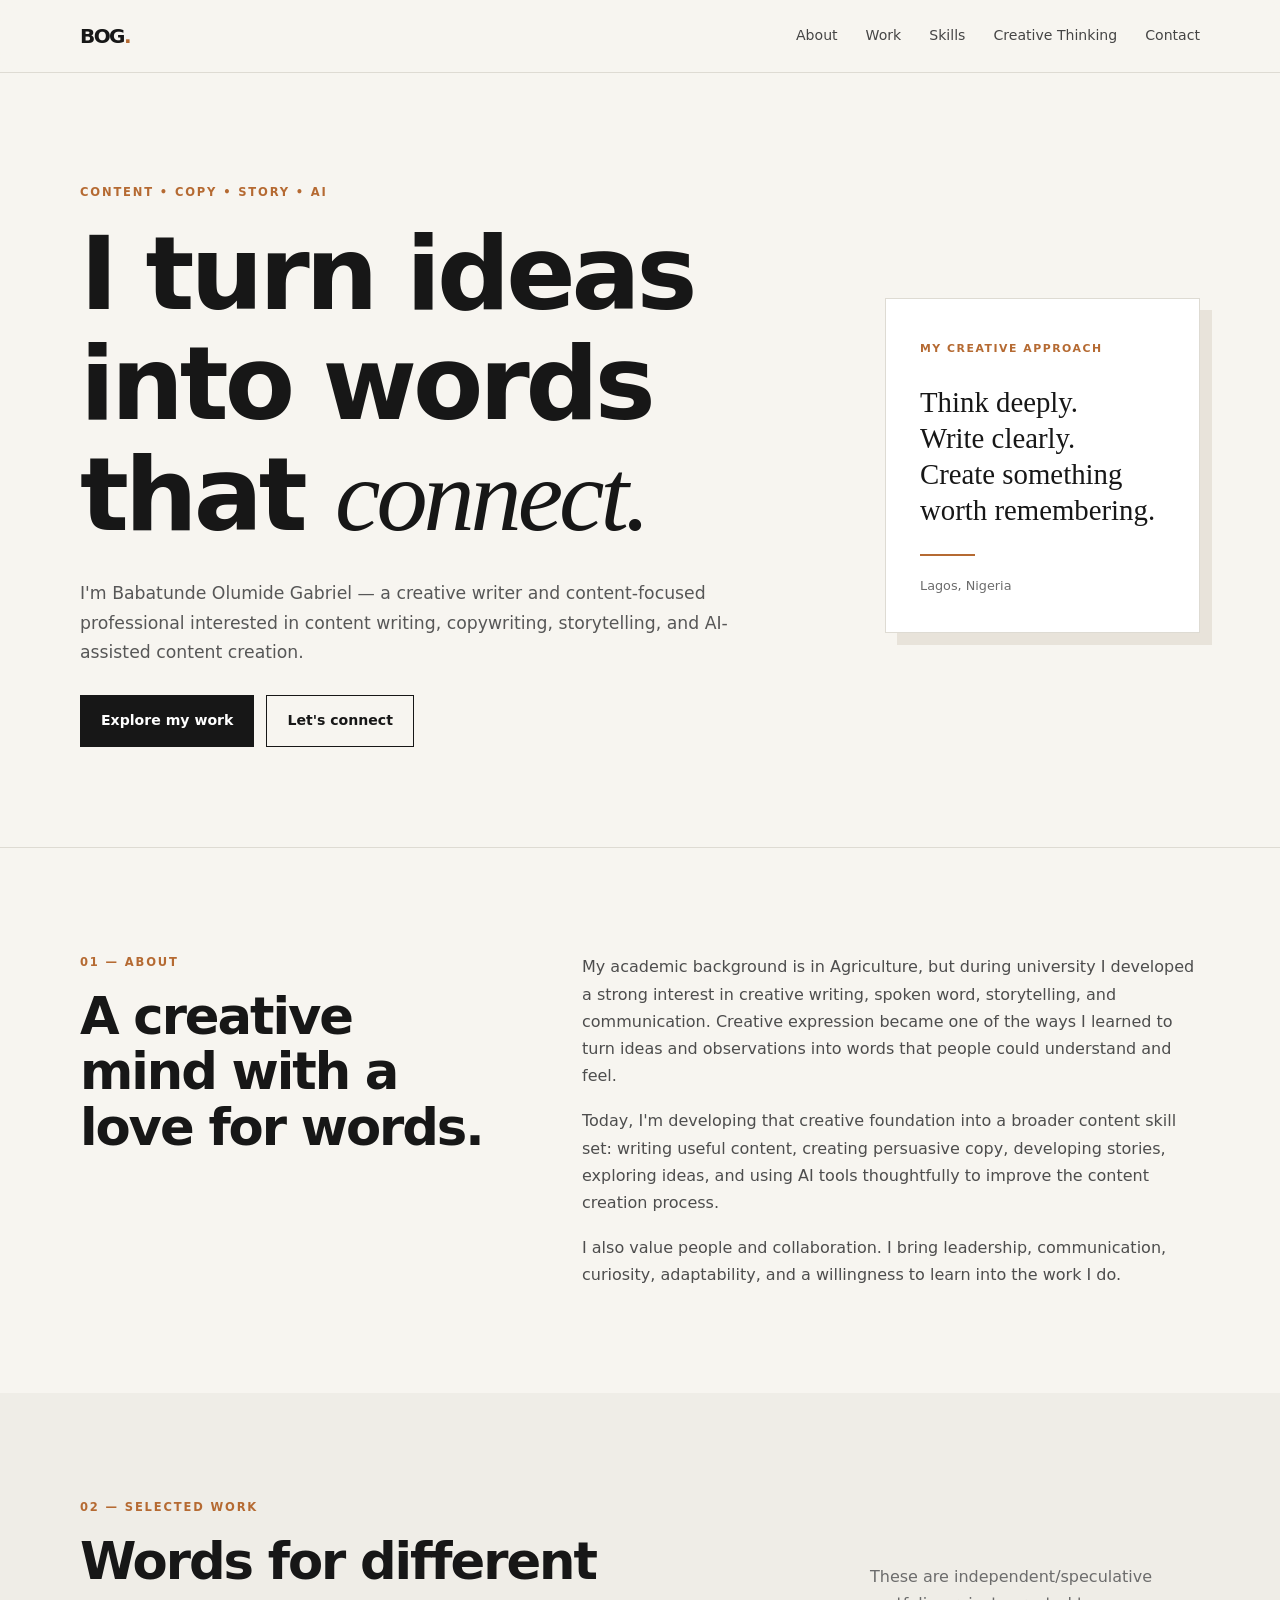
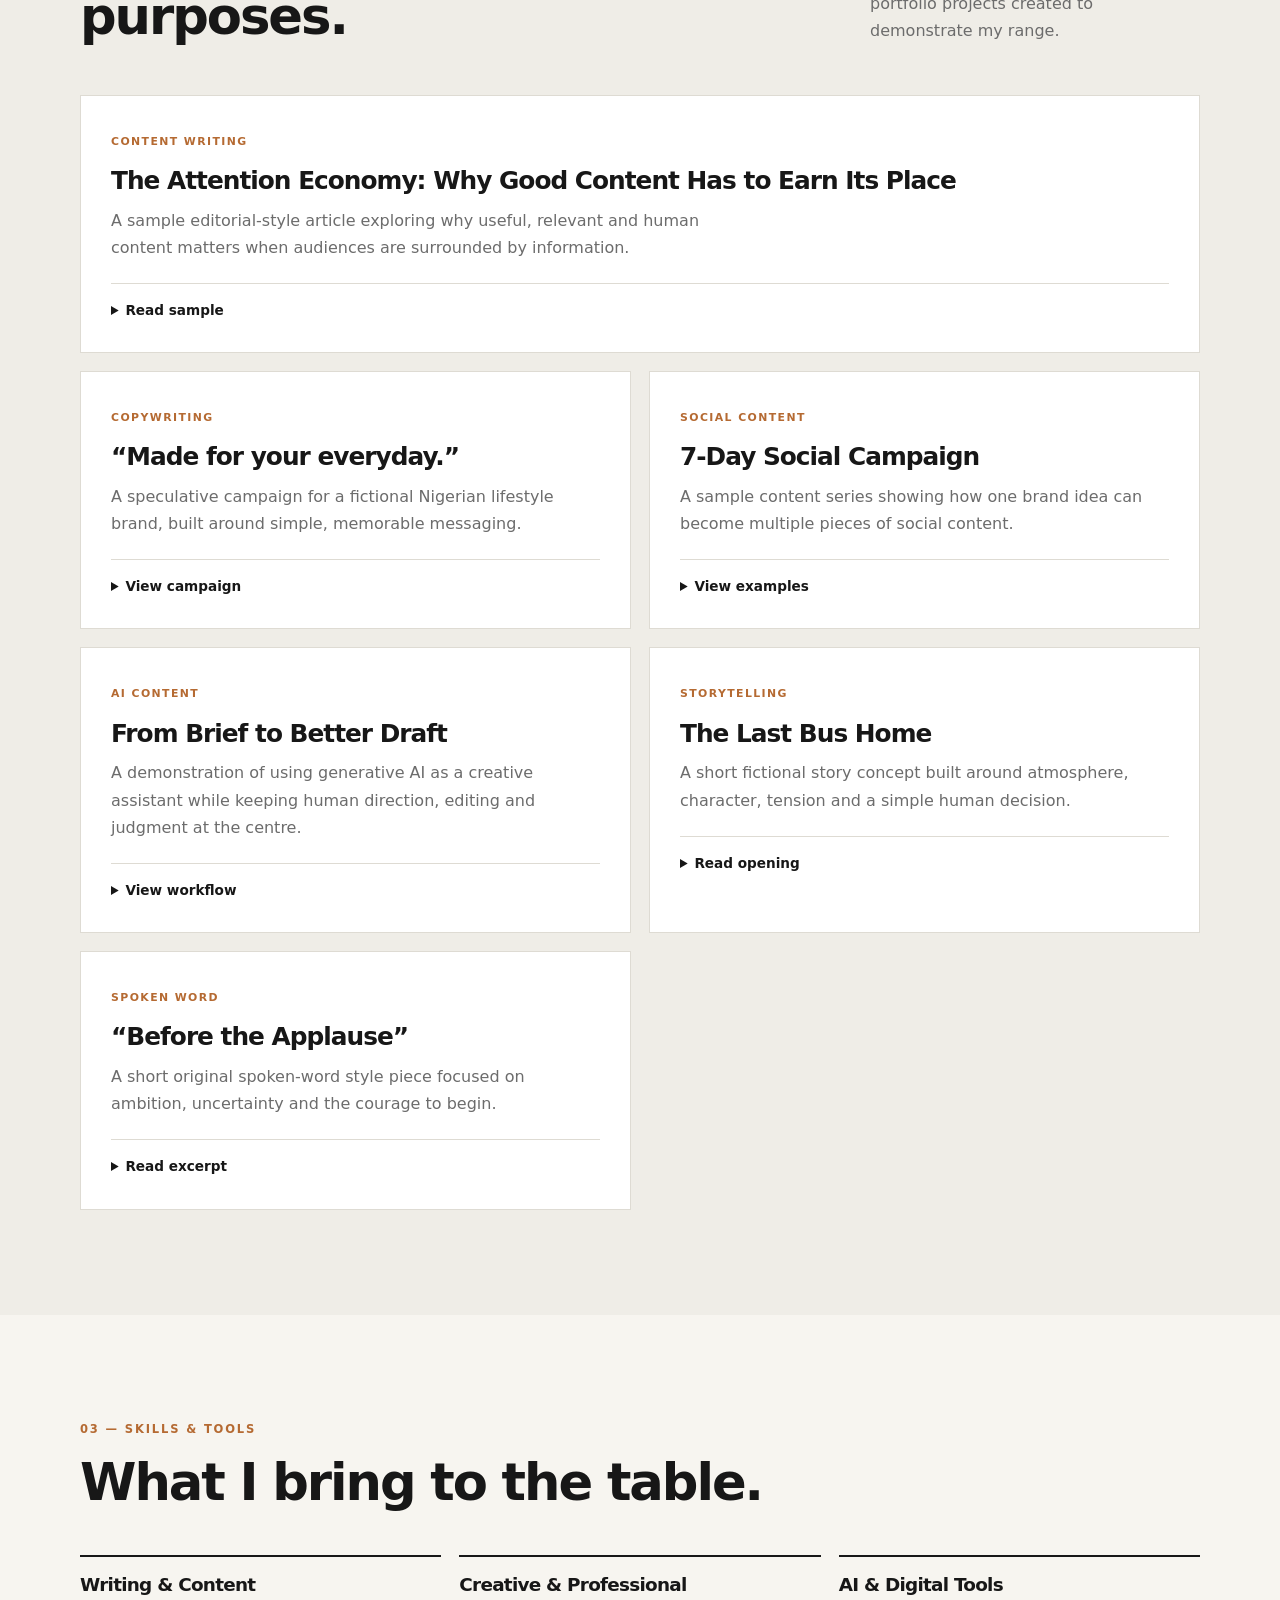
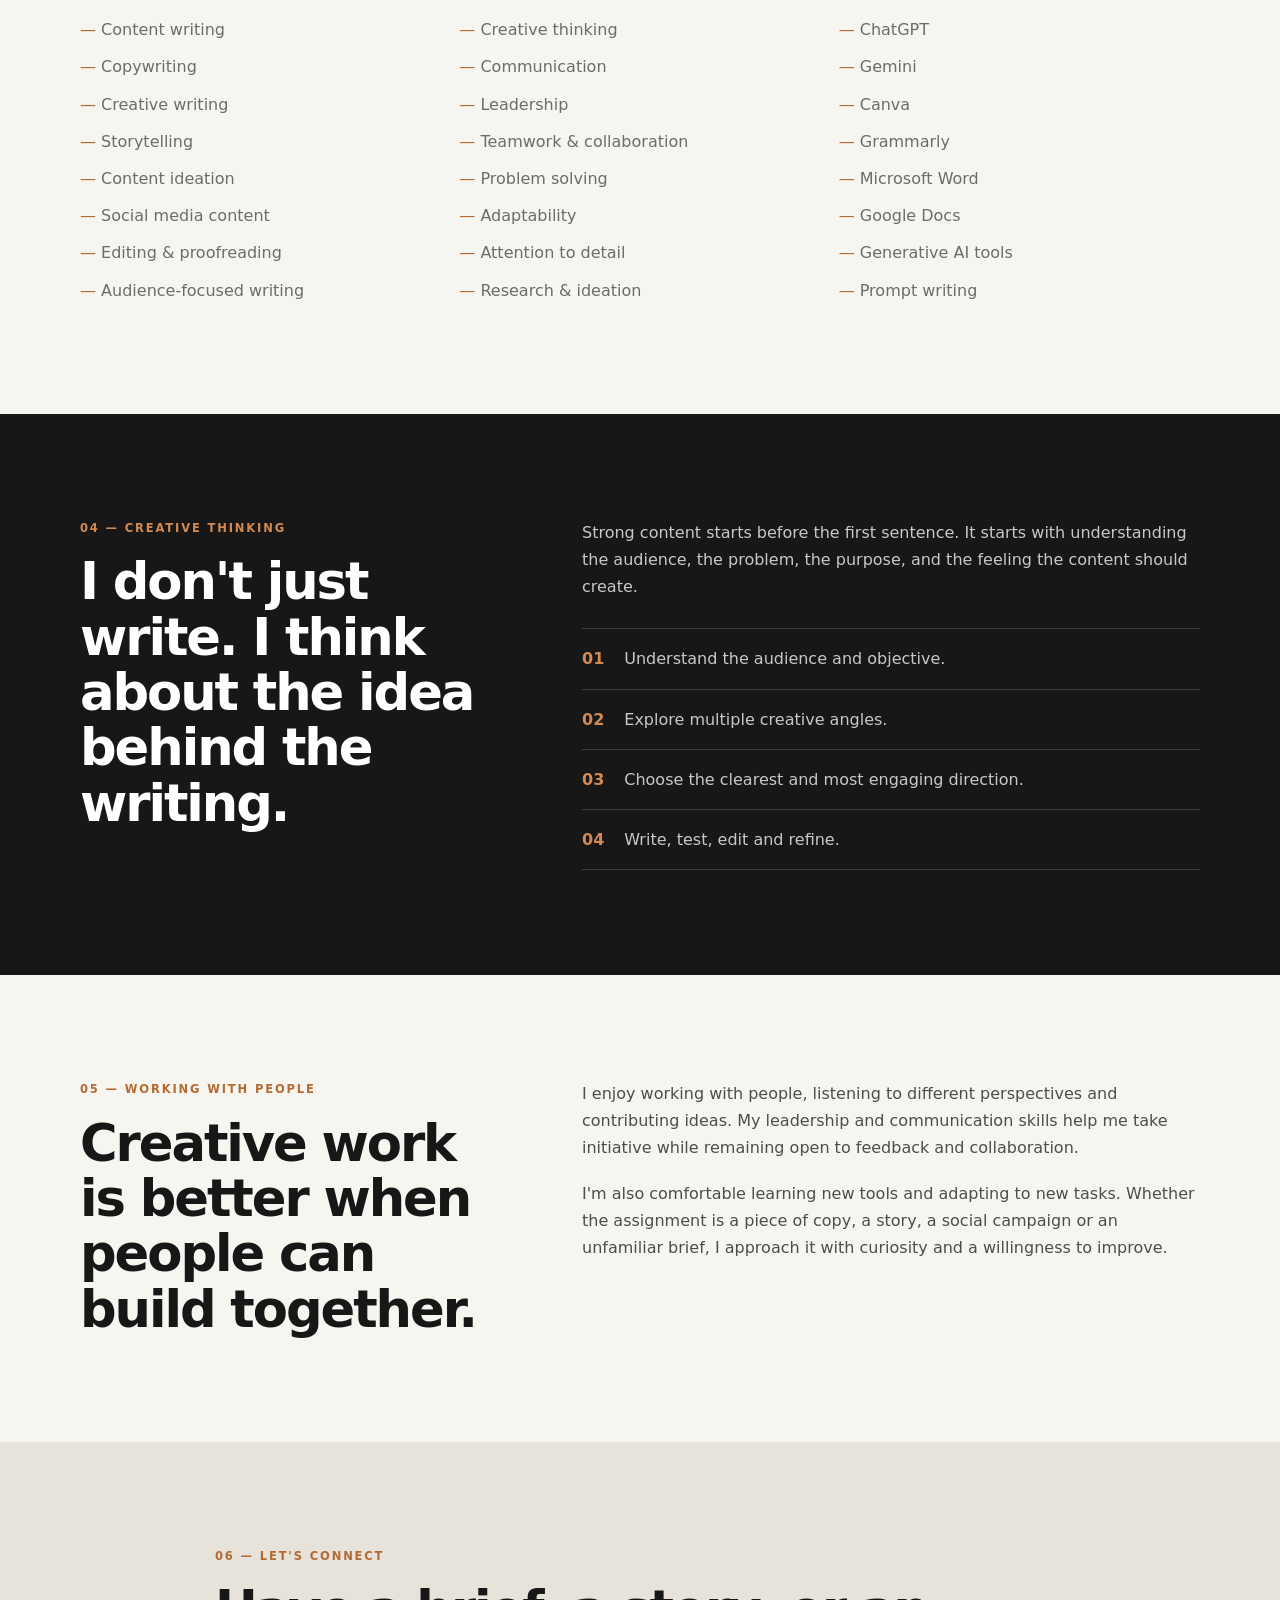
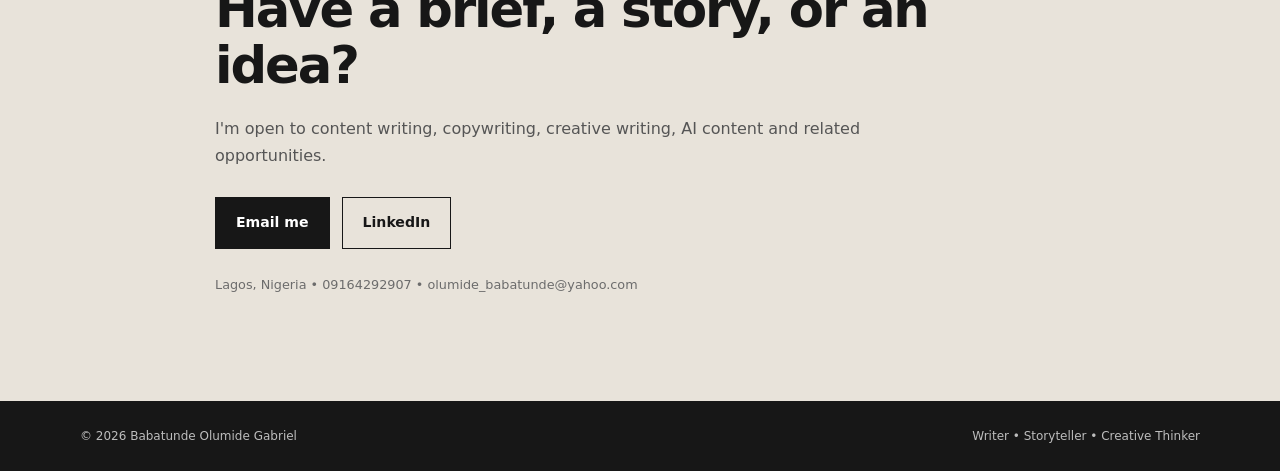
<file: index.html>
<!DOCTYPE html>
<html lang="en">
<head>
  <meta charset="UTF-8">
  <meta name="viewport" content="width=device-width, initial-scale=1.0">
  <meta name="description" content="Portfolio of Babatunde Olumide Gabriel — content writer, copywriter, creative writer and AI content creator.">
  <title>Babatunde Olumide Gabriel | Writer & Creative Content Creator</title>
  <link rel="stylesheet" href="style.css">
</head>
<body>
  <header class="site-header">
    <nav class="nav container">
      <a class="brand" href="#home">BOG<span>.</span></a>
      <button class="menu-toggle" aria-label="Open menu" aria-expanded="false">☰</button>
      <div class="nav-links">
        <a href="#about">About</a>
        <a href="#work">Work</a>
        <a href="#skills">Skills</a>
        <a href="#creative">Creative Thinking</a>
        <a href="#contact">Contact</a>
      </div>
    </nav>
  </header>

  <main>
    <section id="home" class="hero">
      <div class="container hero-grid">
        <div>
          <p class="eyebrow">CONTENT • COPY • STORY • AI</p>
          <h1>I turn ideas into words that <em>connect.</em></h1>
          <p class="hero-text">
            I'm Babatunde Olumide Gabriel — a creative writer and content-focused professional
            interested in content writing, copywriting, storytelling, and AI-assisted content creation.
          </p>
          <div class="hero-actions">
            <a class="button primary" href="#work">Explore my work</a>
            <a class="button secondary" href="#contact">Let's connect</a>
          </div>
        </div>
        <div class="hero-card">
          <span class="card-label">MY CREATIVE APPROACH</span>
          <p>Think deeply.<br>Write clearly.<br>Create something worth remembering.</p>
          <div class="mini-line"></div>
          <span>Lagos, Nigeria</span>
        </div>
      </div>
    </section>

    <section id="about" class="section">
      <div class="container two-col">
        <div>
          <p class="eyebrow">01 — ABOUT</p>
          <h2>A creative mind with a love for words.</h2>
        </div>
        <div class="body-copy">
          <p>
            My academic background is in Agriculture, but during university I developed a strong
            interest in creative writing, spoken word, storytelling, and communication. Creative
            expression became one of the ways I learned to turn ideas and observations into words
            that people could understand and feel.
          </p>
          <p>
            Today, I'm developing that creative foundation into a broader content skill set:
            writing useful content, creating persuasive copy, developing stories, exploring ideas,
            and using AI tools thoughtfully to improve the content creation process.
          </p>
          <p>
            I also value people and collaboration. I bring leadership, communication, curiosity,
            adaptability, and a willingness to learn into the work I do.
          </p>
        </div>
      </div>
    </section>

    <section id="work" class="section section-alt">
      <div class="container">
        <div class="section-heading">
          <div>
            <p class="eyebrow">02 — SELECTED WORK</p>
            <h2>Words for different purposes.</h2>
          </div>
          <p>These are independent/speculative portfolio projects created to demonstrate my range.</p>
        </div>

        <div class="project-grid">
          <article class="project featured">
            <span class="project-type">CONTENT WRITING</span>
            <h3>The Attention Economy: Why Good Content Has to Earn Its Place</h3>
            <p>
              A sample editorial-style article exploring why useful, relevant and human content
              matters when audiences are surrounded by information.
            </p>
            <details>
              <summary>Read sample</summary>
              <div class="sample">
                <p>Every day, people scroll past more information than they can possibly remember.
                The challenge for a writer is no longer simply getting words onto a page. The challenge
                is giving someone a reason to stop.</p>
                <p>Good content begins with attention, but it cannot end there. A strong piece should
                answer a question, solve a problem, change a perspective, or make the reader feel
                understood. That is what turns content from noise into something useful.</p>
                <p>The best writers therefore think beyond the sentence. They think about the person
                reading it: What do they need? What do they already know? What would make this worth
                their time? Once those questions are clear, the writing becomes clearer too.</p>
              </div>
            </details>
          </article>

          <article class="project">
            <span class="project-type">COPYWRITING</span>
            <h3>“Made for your everyday.”</h3>
            <p>
              A speculative campaign for a fictional Nigerian lifestyle brand, built around simple,
              memorable messaging.
            </p>
            <details>
              <summary>View campaign</summary>
              <div class="sample">
                <p><strong>Headline:</strong> Your everyday deserves better.</p>
                <p><strong>Body copy:</strong> The little things become the things you live with.
                Choose products designed to fit your routine, look good doing it, and make everyday
                moments feel a little more intentional.</p>
                <p><strong>CTA:</strong> Discover your everyday.</p>
              </div>
            </details>
          </article>

          <article class="project">
            <span class="project-type">SOCIAL CONTENT</span>
            <h3>7-Day Social Campaign</h3>
            <p>
              A sample content series showing how one brand idea can become multiple pieces of
              social content.
            </p>
            <details>
              <summary>View examples</summary>
              <div class="sample">
                <p><strong>Day 1 — Hook:</strong> “What if your routine actually worked for you?”</p>
                <p><strong>Day 3 — Story:</strong> A short customer-focused post built around a
                relatable everyday problem.</p>
                <p><strong>Day 5 — Education:</strong> Three practical tips connected to the brand's
                product category.</p>
                <p><strong>Day 7 — CTA:</strong> A concise invitation to explore the product and
                start a better routine.</p>
              </div>
            </details>
          </article>

          <article class="project">
            <span class="project-type">AI CONTENT</span>
            <h3>From Brief to Better Draft</h3>
            <p>
              A demonstration of using generative AI as a creative assistant while keeping human
              direction, editing and judgment at the centre.
            </p>
            <details>
              <summary>View workflow</summary>
              <div class="sample">
                <p><strong>Brief:</strong> Create an engaging social post for a fictional learning
                platform targeting young adults.</p>
                <p><strong>Process:</strong> Define audience → develop angles → prompt AI for
                variations → compare drafts → rewrite for natural voice → proofread → finalize.</p>
                <p><strong>Principle:</strong> AI helps accelerate ideas and iterations; the final
                content still needs human judgment, context, accuracy and editing.</p>
              </div>
            </details>
          </article>

          <article class="project">
            <span class="project-type">STORYTELLING</span>
            <h3>The Last Bus Home</h3>
            <p>
              A short fictional story concept built around atmosphere, character, tension and a
              simple human decision.
            </p>
            <details>
              <summary>Read opening</summary>
              <div class="sample">
                <p>The bus was already moving when Daniel realized he had left his phone behind.</p>
                <p>He looked through the window at the shrinking street, then at the empty seat beside
                him. There was still time to get off at the next stop. But the message on the phone
                was the reason he had been rushing home in the first place.</p>
                <p>For the first time that evening, Daniel stopped thinking about what he had lost
                and started thinking about what he might still be able to save.</p>
              </div>
            </details>
          </article>

          <article class="project">
            <span class="project-type">SPOKEN WORD</span>
            <h3>“Before the Applause”</h3>
            <p>
              A short original spoken-word style piece focused on ambition, uncertainty and the
              courage to begin.
            </p>
            <details>
              <summary>Read excerpt</summary>
              <div class="sample">
                <p>
                  Before the applause,<br>
                  there is the quiet decision.<br>
                  Before anyone calls your name,<br>
                  there is the moment you decide to answer your own.
                </p>
                <p>
                  Not every beginning looks like a beginning.<br>
                  Sometimes it looks like doubt,<br>
                  a blank page,<br>
                  or one more attempt after the last one failed.
                </p>
              </div>
            </details>
          </article>
        </div>
      </div>
    </section>

    <section id="skills" class="section">
      <div class="container">
        <p class="eyebrow">03 — SKILLS & TOOLS</p>
        <h2>What I bring to the table.</h2>
        <div class="skills-layout">
          <div class="skill-group">
            <h3>Writing & Content</h3>
            <ul>
              <li>Content writing</li>
              <li>Copywriting</li>
              <li>Creative writing</li>
              <li>Storytelling</li>
              <li>Content ideation</li>
              <li>Social media content</li>
              <li>Editing & proofreading</li>
              <li>Audience-focused writing</li>
            </ul>
          </div>
          <div class="skill-group">
            <h3>Creative & Professional</h3>
            <ul>
              <li>Creative thinking</li>
              <li>Communication</li>
              <li>Leadership</li>
              <li>Teamwork & collaboration</li>
              <li>Problem solving</li>
              <li>Adaptability</li>
              <li>Attention to detail</li>
              <li>Research & ideation</li>
            </ul>
          </div>
          <div class="skill-group">
            <h3>AI & Digital Tools</h3>
            <ul>
              <li>ChatGPT</li>
              <li>Gemini</li>
              <li>Canva</li>
              <li>Grammarly</li>
              <li>Microsoft Word</li>
              <li>Google Docs</li>
              <li>Generative AI tools</li>
              <li>Prompt writing</li>
            </ul>
          </div>
        </div>
      </div>
    </section>

    <section id="creative" class="section dark-section">
      <div class="container two-col">
        <div>
          <p class="eyebrow">04 — CREATIVE THINKING</p>
          <h2>I don't just write. I think about the idea behind the writing.</h2>
        </div>
        <div class="body-copy">
          <p>
            Strong content starts before the first sentence. It starts with understanding the audience,
            the problem, the purpose, and the feeling the content should create.
          </p>
          <div class="thinking-list">
            <div><strong>01</strong><span>Understand the audience and objective.</span></div>
            <div><strong>02</strong><span>Explore multiple creative angles.</span></div>
            <div><strong>03</strong><span>Choose the clearest and most engaging direction.</span></div>
            <div><strong>04</strong><span>Write, test, edit and refine.</span></div>
          </div>
        </div>
      </div>
    </section>

    <section class="section">
      <div class="container two-col">
        <div>
          <p class="eyebrow">05 — WORKING WITH PEOPLE</p>
          <h2>Creative work is better when people can build together.</h2>
        </div>
        <div class="body-copy">
          <p>
            I enjoy working with people, listening to different perspectives and contributing ideas.
            My leadership and communication skills help me take initiative while remaining open to
            feedback and collaboration.
          </p>
          <p>
            I'm also comfortable learning new tools and adapting to new tasks. Whether the assignment
            is a piece of copy, a story, a social campaign or an unfamiliar brief, I approach it with
            curiosity and a willingness to improve.
          </p>
        </div>
      </div>
    </section>

    <section id="contact" class="section contact-section">
      <div class="container contact-box">
        <p class="eyebrow">06 — LET'S CONNECT</p>
        <h2>Have a brief, a story, or an idea?</h2>
        <p>I'm open to content writing, copywriting, creative writing, AI content and related opportunities.</p>
        <div class="contact-links">
          <a class="button primary" href="mailto:olumide_babatunde@yahoo.com">Email me</a>
          <a class="button secondary" href="https://www.linkedin.com/in/olumide-babatunde-8604513b8/" target="_blank" rel="noopener">LinkedIn</a>
        </div>
        <p class="contact-small">Lagos, Nigeria • 09164292907 • olumide_babatunde@yahoo.com</p>
      </div>
    </section>
  </main>

  <footer>
    <div class="container footer-inner">
      <span>© 2026 Babatunde Olumide Gabriel</span>
      <span>Writer • Storyteller • Creative Thinker</span>
    </div>
  </footer>

  <script src="script.js"></script>
</body>
</html>
</file>
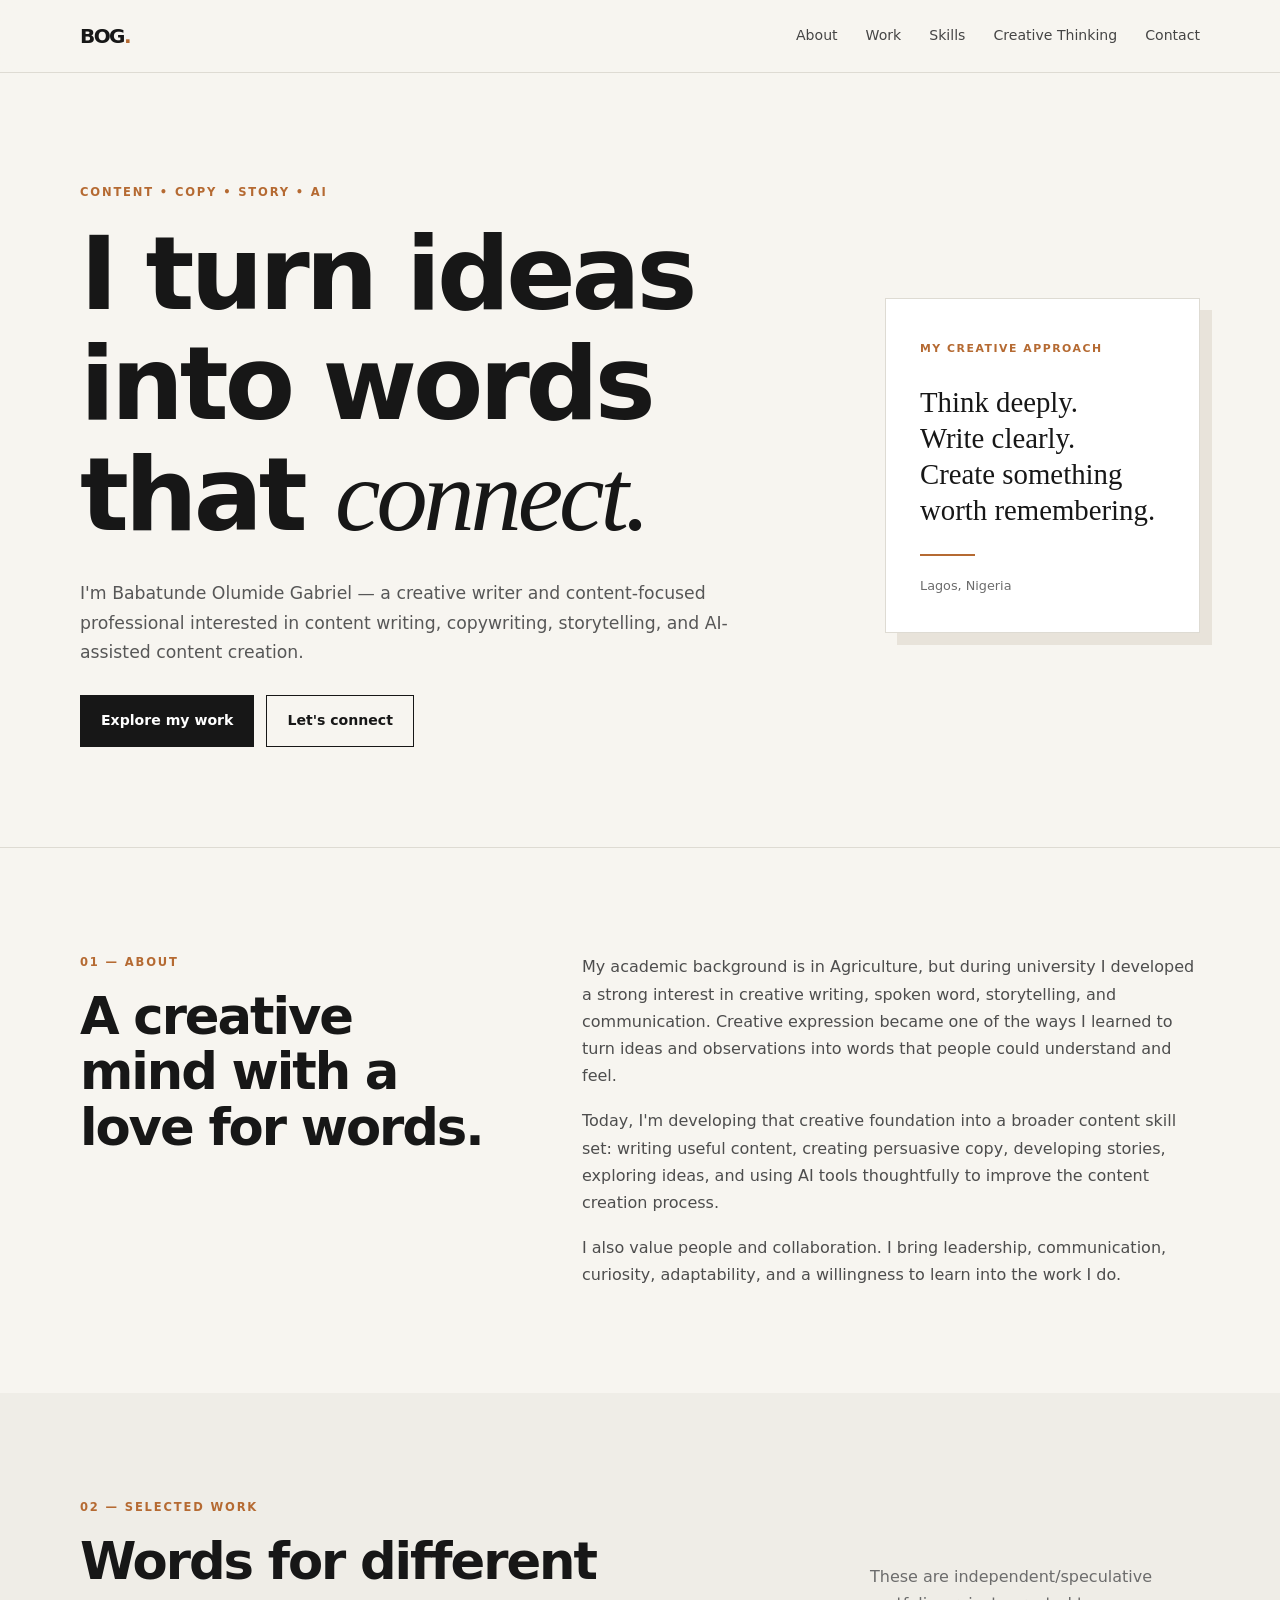
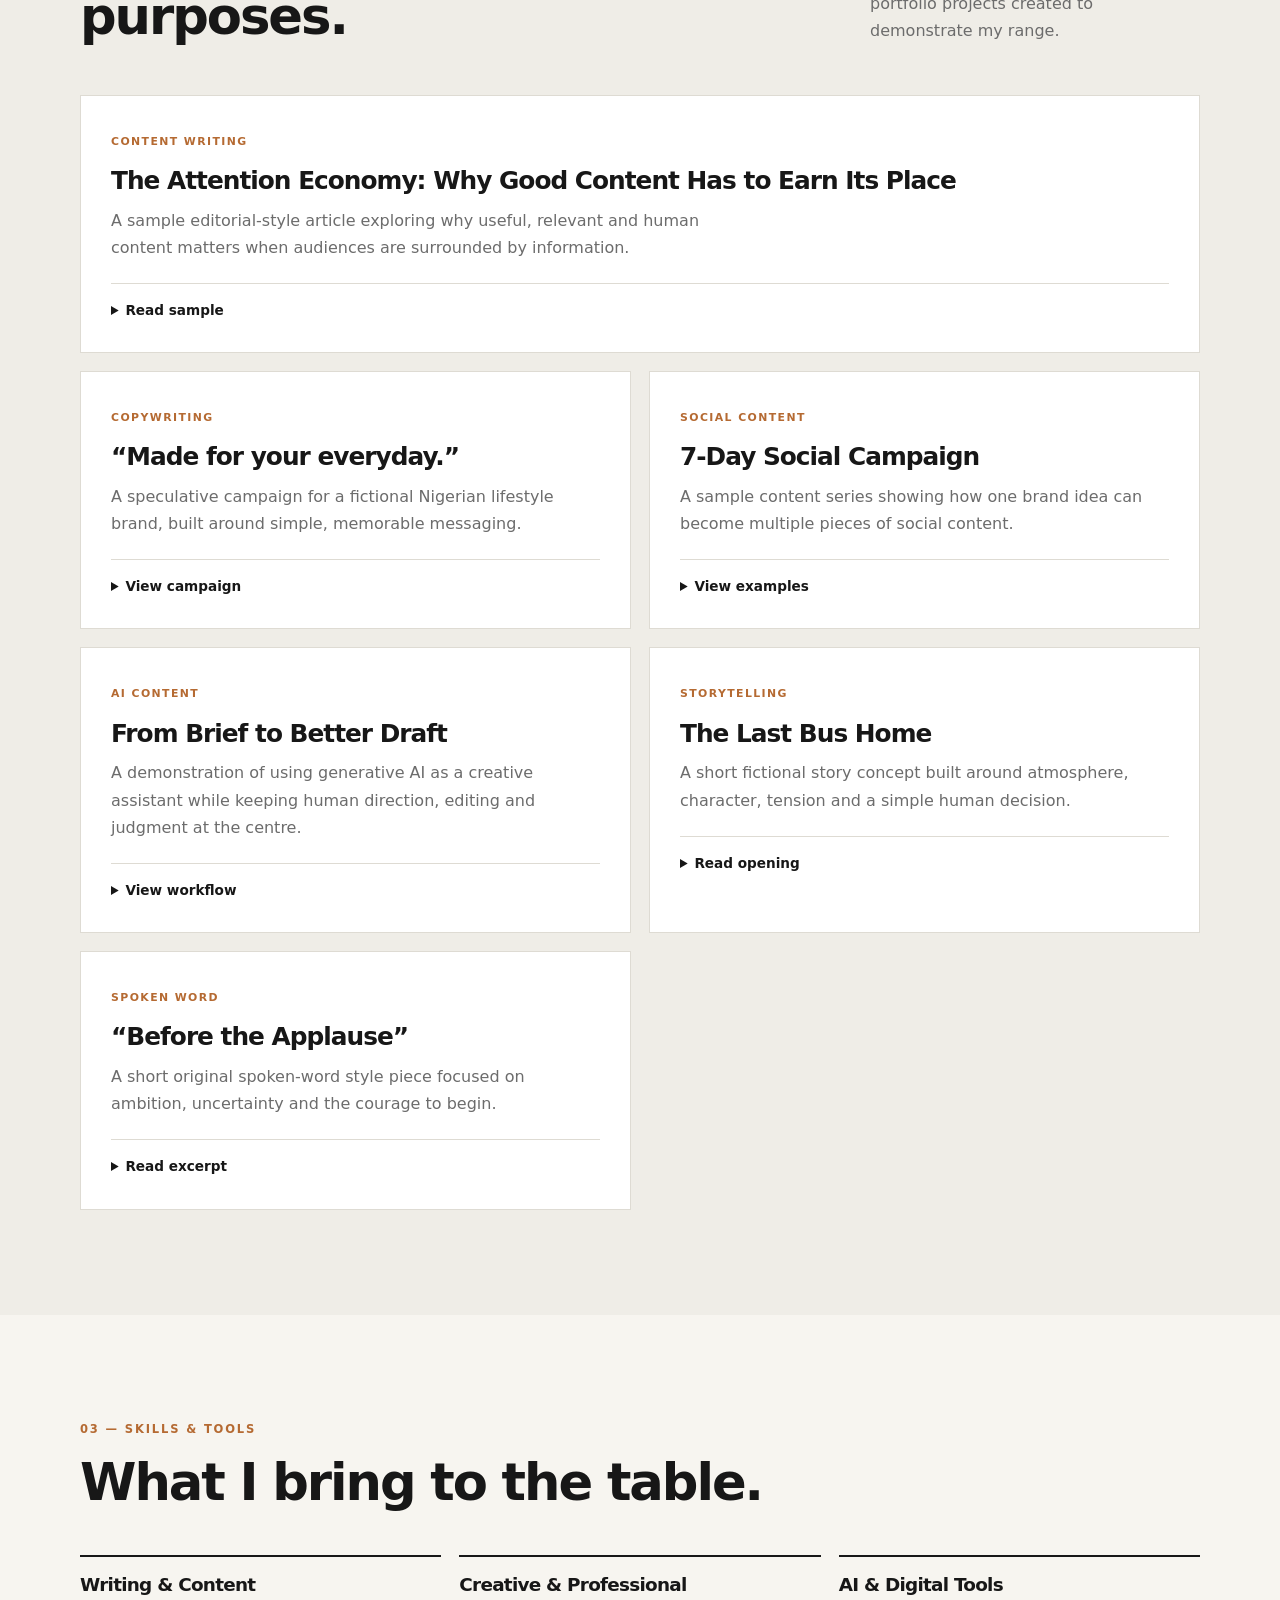
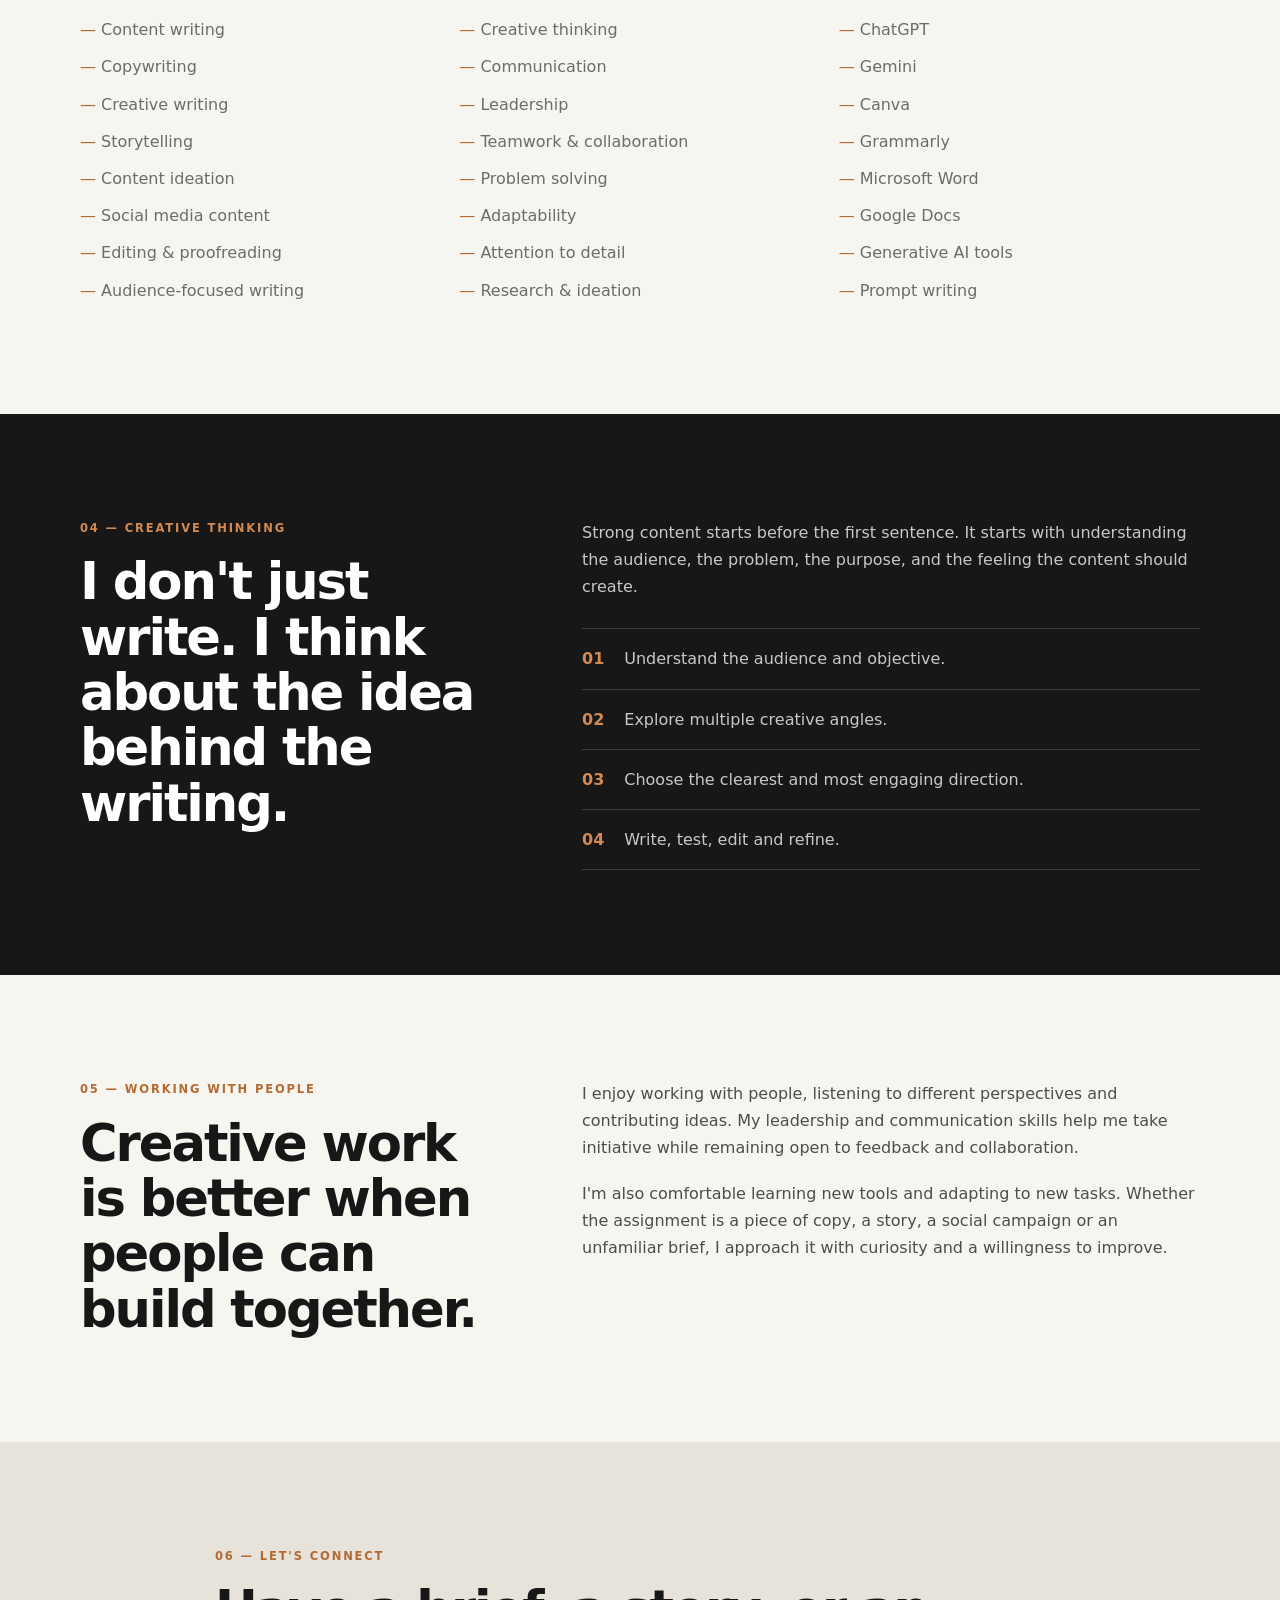
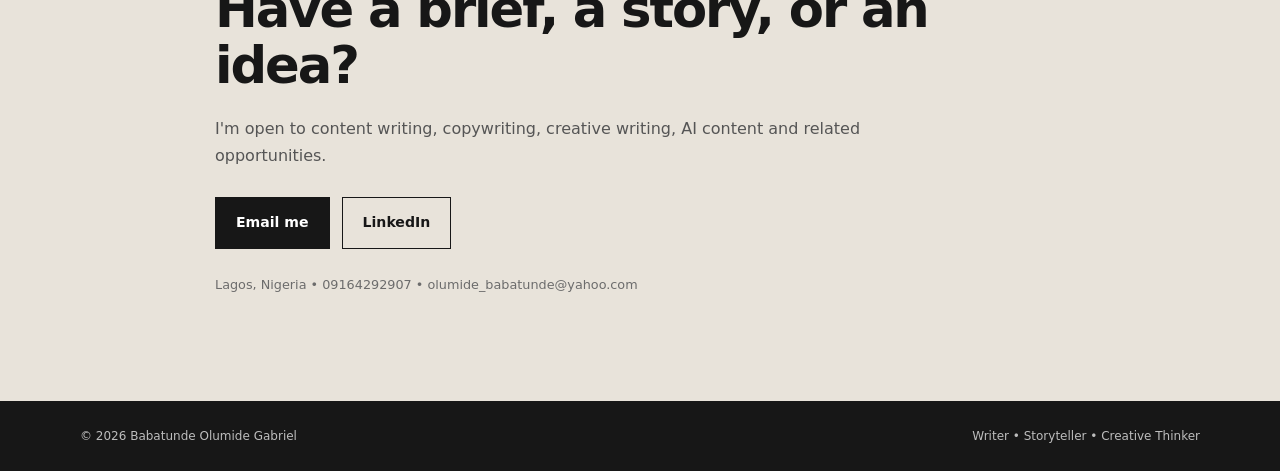
<file: portfolio.html>
<!DOCTYPE html>
<html lang="en">
<head>
  <meta charset="UTF-8">
  <meta name="viewport" content="width=device-width, initial-scale=1.0">
  <meta name="description" content="Portfolio of Babatunde Olumide Gabriel — content writer, copywriter, creative writer and AI content creator.">
  <title>Babatunde Olumide Gabriel | Writer & Creative Content Creator</title>
  <link rel="stylesheet" href="portfolio.css">
</head>
<body>
  <header class="site-header">
    <nav class="nav container">
      <a class="brand" href="#home">BOG<span>.</span></a>
      <button class="menu-toggle" aria-label="Open menu" aria-expanded="false">☰</button>
      <div class="nav-links">
        <a href="#about">About</a>
        <a href="#work">Work</a>
        <a href="#skills">Skills</a>
        <a href="#creative">Creative Thinking</a>
        <a href="#contact">Contact</a>
      </div>
    </nav>
  </header>

  <main>
    <section id="home" class="hero">
      <div class="container hero-grid">
        <div>
          <p class="eyebrow">CONTENT • COPY • STORY • AI</p>
          <h1>I turn ideas into words that <em>connect.</em></h1>
          <p class="hero-text">
            I'm Babatunde Olumide Gabriel — a creative writer and content-focused professional
            interested in content writing, copywriting, storytelling, and AI-assisted content creation.
          </p>
          <div class="hero-actions">
            <a class="button primary" href="#work">Explore my work</a>
            <a class="button secondary" href="#contact">Let's connect</a>
          </div>
        </div>
        <div class="hero-card">
          <span class="card-label">MY CREATIVE APPROACH</span>
          <p>Think deeply.<br>Write clearly.<br>Create something worth remembering.</p>
          <div class="mini-line"></div>
          <span>Lagos, Nigeria</span>
        </div>
      </div>
    </section>

    <section id="about" class="section">
      <div class="container two-col">
        <div>
          <p class="eyebrow">01 — ABOUT</p>
          <h2>A creative mind with a love for words.</h2>
        </div>
        <div class="body-copy">
          <p>
            My academic background is in Agriculture, but during university I developed a strong
            interest in creative writing, spoken word, storytelling, and communication. Creative
            expression became one of the ways I learned to turn ideas and observations into words
            that people could understand and feel.
          </p>
          <p>
            Today, I'm developing that creative foundation into a broader content skill set:
            writing useful content, creating persuasive copy, developing stories, exploring ideas,
            and using AI tools thoughtfully to improve the content creation process.
          </p>
          <p>
            I also value people and collaboration. I bring leadership, communication, curiosity,
            adaptability, and a willingness to learn into the work I do.
          </p>
        </div>
      </div>
    </section>

    <section id="work" class="section section-alt">
      <div class="container">
        <div class="section-heading">
          <div>
            <p class="eyebrow">02 — SELECTED WORK</p>
            <h2>Words for different purposes.</h2>
          </div>
          <p>These are independent/speculative portfolio projects created to demonstrate my range.</p>
        </div>

        <div class="project-grid">
          <article class="project featured">
            <span class="project-type">CONTENT WRITING</span>
            <h3>The Attention Economy: Why Good Content Has to Earn Its Place</h3>
            <p>
              A sample editorial-style article exploring why useful, relevant and human content
              matters when audiences are surrounded by information.
            </p>
            <details>
              <summary>Read sample</summary>
              <div class="sample">
                <p>Every day, people scroll past more information than they can possibly remember.
                The challenge for a writer is no longer simply getting words onto a page. The challenge
                is giving someone a reason to stop.</p>
                <p>Good content begins with attention, but it cannot end there. A strong piece should
                answer a question, solve a problem, change a perspective, or make the reader feel
                understood. That is what turns content from noise into something useful.</p>
                <p>The best writers therefore think beyond the sentence. They think about the person
                reading it: What do they need? What do they already know? What would make this worth
                their time? Once those questions are clear, the writing becomes clearer too.</p>
              </div>
            </details>
          </article>

          <article class="project">
            <span class="project-type">COPYWRITING</span>
            <h3>“Made for your everyday.”</h3>
            <p>
              A speculative campaign for a fictional Nigerian lifestyle brand, built around simple,
              memorable messaging.
            </p>
            <details>
              <summary>View campaign</summary>
              <div class="sample">
                <p><strong>Headline:</strong> Your everyday deserves better.</p>
                <p><strong>Body copy:</strong> The little things become the things you live with.
                Choose products designed to fit your routine, look good doing it, and make everyday
                moments feel a little more intentional.</p>
                <p><strong>CTA:</strong> Discover your everyday.</p>
              </div>
            </details>
          </article>

          <article class="project">
            <span class="project-type">SOCIAL CONTENT</span>
            <h3>7-Day Social Campaign</h3>
            <p>
              A sample content series showing how one brand idea can become multiple pieces of
              social content.
            </p>
            <details>
              <summary>View examples</summary>
              <div class="sample">
                <p><strong>Day 1 — Hook:</strong> “What if your routine actually worked for you?”</p>
                <p><strong>Day 3 — Story:</strong> A short customer-focused post built around a
                relatable everyday problem.</p>
                <p><strong>Day 5 — Education:</strong> Three practical tips connected to the brand's
                product category.</p>
                <p><strong>Day 7 — CTA:</strong> A concise invitation to explore the product and
                start a better routine.</p>
              </div>
            </details>
          </article>

          <article class="project">
            <span class="project-type">AI CONTENT</span>
            <h3>From Brief to Better Draft</h3>
            <p>
              A demonstration of using generative AI as a creative assistant while keeping human
              direction, editing and judgment at the centre.
            </p>
            <details>
              <summary>View workflow</summary>
              <div class="sample">
                <p><strong>Brief:</strong> Create an engaging social post for a fictional learning
                platform targeting young adults.</p>
                <p><strong>Process:</strong> Define audience → develop angles → prompt AI for
                variations → compare drafts → rewrite for natural voice → proofread → finalize.</p>
                <p><strong>Principle:</strong> AI helps accelerate ideas and iterations; the final
                content still needs human judgment, context, accuracy and editing.</p>
              </div>
            </details>
          </article>

          <article class="project">
            <span class="project-type">STORYTELLING</span>
            <h3>The Last Bus Home</h3>
            <p>
              A short fictional story concept built around atmosphere, character, tension and a
              simple human decision.
            </p>
            <details>
              <summary>Read opening</summary>
              <div class="sample">
                <p>The bus was already moving when Daniel realized he had left his phone behind.</p>
                <p>He looked through the window at the shrinking street, then at the empty seat beside
                him. There was still time to get off at the next stop. But the message on the phone
                was the reason he had been rushing home in the first place.</p>
                <p>For the first time that evening, Daniel stopped thinking about what he had lost
                and started thinking about what he might still be able to save.</p>
              </div>
            </details>
          </article>

          <article class="project">
            <span class="project-type">SPOKEN WORD</span>
            <h3>“Before the Applause”</h3>
            <p>
              A short original spoken-word style piece focused on ambition, uncertainty and the
              courage to begin.
            </p>
            <details>
              <summary>Read excerpt</summary>
              <div class="sample">
                <p>
                  Before the applause,<br>
                  there is the quiet decision.<br>
                  Before anyone calls your name,<br>
                  there is the moment you decide to answer your own.
                </p>
                <p>
                  Not every beginning looks like a beginning.<br>
                  Sometimes it looks like doubt,<br>
                  a blank page,<br>
                  or one more attempt after the last one failed.
                </p>
              </div>
            </details>
          </article>
        </div>
      </div>
    </section>

    <section id="skills" class="section">
      <div class="container">
        <p class="eyebrow">03 — SKILLS & TOOLS</p>
        <h2>What I bring to the table.</h2>
        <div class="skills-layout">
          <div class="skill-group">
            <h3>Writing & Content</h3>
            <ul>
              <li>Content writing</li>
              <li>Copywriting</li>
              <li>Creative writing</li>
              <li>Storytelling</li>
              <li>Content ideation</li>
              <li>Social media content</li>
              <li>Editing & proofreading</li>
              <li>Audience-focused writing</li>
            </ul>
          </div>
          <div class="skill-group">
            <h3>Creative & Professional</h3>
            <ul>
              <li>Creative thinking</li>
              <li>Communication</li>
              <li>Leadership</li>
              <li>Teamwork & collaboration</li>
              <li>Problem solving</li>
              <li>Adaptability</li>
              <li>Attention to detail</li>
              <li>Research & ideation</li>
            </ul>
          </div>
          <div class="skill-group">
            <h3>AI & Digital Tools</h3>
            <ul>
              <li>ChatGPT</li>
              <li>Gemini</li>
              <li>Canva</li>
              <li>Grammarly</li>
              <li>Microsoft Word</li>
              <li>Google Docs</li>
              <li>Generative AI tools</li>
              <li>Prompt writing</li>
            </ul>
          </div>
        </div>
      </div>
    </section>

    <section id="creative" class="section dark-section">
      <div class="container two-col">
        <div>
          <p class="eyebrow">04 — CREATIVE THINKING</p>
          <h2>I don't just write. I think about the idea behind the writing.</h2>
        </div>
        <div class="body-copy">
          <p>
            Strong content starts before the first sentence. It starts with understanding the audience,
            the problem, the purpose, and the feeling the content should create.
          </p>
          <div class="thinking-list">
            <div><strong>01</strong><span>Understand the audience and objective.</span></div>
            <div><strong>02</strong><span>Explore multiple creative angles.</span></div>
            <div><strong>03</strong><span>Choose the clearest and most engaging direction.</span></div>
            <div><strong>04</strong><span>Write, test, edit and refine.</span></div>
          </div>
        </div>
      </div>
    </section>

    <section class="section">
      <div class="container two-col">
        <div>
          <p class="eyebrow">05 — WORKING WITH PEOPLE</p>
          <h2>Creative work is better when people can build together.</h2>
        </div>
        <div class="body-copy">
          <p>
            I enjoy working with people, listening to different perspectives and contributing ideas.
            My leadership and communication skills help me take initiative while remaining open to
            feedback and collaboration.
          </p>
          <p>
            I'm also comfortable learning new tools and adapting to new tasks. Whether the assignment
            is a piece of copy, a story, a social campaign or an unfamiliar brief, I approach it with
            curiosity and a willingness to improve.
          </p>
        </div>
      </div>
    </section>

    <section id="contact" class="section contact-section">
      <div class="container contact-box">
        <p class="eyebrow">06 — LET'S CONNECT</p>
        <h2>Have a brief, a story, or an idea?</h2>
        <p>I'm open to content writing, copywriting, creative writing, AI content and related opportunities.</p>
        <div class="contact-links">
          <a class="button primary" href="mailto:olumide_babatunde@yahoo.com">Email me</a>
          <a class="button secondary" href="https://www.linkedin.com/in/olumide-babatunde-8604513b8/" target="_blank" rel="noopener">LinkedIn</a>
        </div>
        <p class="contact-small">Lagos, Nigeria • 09164292907 • olumide_babatunde@yahoo.com</p>
      </div>
    </section>
  </main>

  <footer>
    <div class="container footer-inner">
      <span>© 2026 Babatunde Olumide Gabriel</span>
      <span>Writer • Storyteller • Creative Thinker</span>
    </div>
  </footer>

  <script src="portfolio.js"></script>
</body>
</html>
</file>
<file: style.css>
* {
  box-sizing: border-box;
  margin: 0;
  padding: 0;
  }

:root {
--ink: #171717;
--muted: #6c6c6c;
--paper: #f7f5f0;
--white: #ffffff;
--line: #dedbd3;
--accent: #b56a32;
--dark: #171717;
--max: 1120px;
}

html {
scroll-behavior: smooth;
}

body {
font-family: Inter, ui-sans-serif, system-ui, -apple-system, BlinkMacSystemFont, "Segoe UI", sans-serif;
color: var(--ink);
background: var(--paper);
line-height: 1.7;
}

a {
color: inherit;
text-decoration: none;
}

button {
font: inherit;
}

.container {
width: min(var(--max), calc(100% - 40px));
margin-inline: auto;
}

/* =========================================================
HEADER / NAVIGATION
========================================================= */

.site-header {
position: sticky;
top: 0;
z-index: 20;
background: rgba(247, 245, 240, 0.94);
backdrop-filter: blur(12px);
border-bottom: 1px solid var(--line);
}

.nav {
min-height: 72px;
display: flex;
align-items: center;
justify-content: space-between;
position: relative;
}

.brand {
font-weight: 900;
letter-spacing: -0.08em;
font-size: 1.25rem;
}

.brand span {
color: var(--accent);
}

.nav-links {
display: flex;
gap: 28px;
font-size: 0.88rem;
color: #454545;
}

.nav-links a {
transition: color 0.2s ease;
}

.nav-links a:hover,
.nav-links a.active {
color: var(--accent);
}

.menu-toggle {
display: none;
border: 0;
background: transparent;
color: var(--ink);
font-size: 1.5rem;
line-height: 1;
cursor: pointer;
padding: 8px;
z-index: 30;
-webkit-tap-highlight-color: transparent;
}

/* =========================================================
HERO
========================================================= */

.hero {
padding: 110px 0 100px;
border-bottom: 1px solid var(--line);
}

.hero-grid {
display: grid;
grid-template-columns: 1.4fr 0.6fr;
gap: 70px;
align-items: center;
}

.eyebrow {
font-size: 0.72rem;
font-weight: 800;
letter-spacing: 0.16em;
color: var(--accent);
margin-bottom: 16px;
}

h1,
h2,
h3 {
line-height: 1.08;
letter-spacing: -0.04em;
}

h1 {
max-width: 800px;
font-size: clamp(3.4rem, 8vw, 6.8rem);
font-weight: 800;
}

h1 em {
font-family: Georgia, serif;
font-weight: 400;
}

h2 {
font-size: clamp(2rem, 4vw, 3.7rem);
}

.hero-text {
max-width: 650px;
margin: 28px 0;
font-size: 1.08rem;
color: #575757;
}

.hero-actions,
.contact-links {
display: flex;
gap: 12px;
flex-wrap: wrap;
}

.button {
display: inline-flex;
align-items: center;
justify-content: center;
padding: 13px 20px;
border: 1px solid var(--ink);
font-weight: 750;
font-size: 0.88rem;
transition: 0.2s ease;
}

.button.primary {
background: var(--ink);
color: var(--white);
}

.button.primary:hover {
transform: translateY(-2px);
}

.button.secondary:hover {
background: var(--white);
}

.hero-card {
border: 1px solid var(--line);
padding: 34px;
background: var(--white);
box-shadow: 12px 12px 0 #e8e3da;
}

.card-label {
font-size: 0.68rem;
letter-spacing: 0.14em;
font-weight: 800;
color: var(--accent);
}

.hero-card p {
margin: 25px 0;
font-family: Georgia, serif;
font-size: 1.8rem;
line-height: 1.25;
}

.hero-card span:last-child {
color: var(--muted);
font-size: 0.8rem;
}

.mini-line {
width: 55px;
border-top: 2px solid var(--accent);
margin-bottom: 15px;
}

/* =========================================================
GENERAL SECTIONS
========================================================= */

.section {
padding: 105px 0;
}

.section-alt {
background: #efede7;
}

.two-col {
display: grid;
grid-template-columns: 0.8fr 1.2fr;
gap: 90px;
}

.body-copy {
color: #4d4d4d;
font-size: 1rem;
}

.body-copy p + p {
margin-top: 18px;
}

.section-heading {
display: flex;
align-items: end;
justify-content: space-between;
gap: 40px;
margin-bottom: 50px;
}

.section-heading > p {
max-width: 330px;
color: var(--muted);
}

/* =========================================================
PROJECTS
========================================================= */

.project-grid {
display: grid;
grid-template-columns: repeat(2, 1fr);
gap: 18px;
}

.project {
background: var(--white);
border: 1px solid var(--line);
padding: 30px;
}

.project.featured {
grid-column: span 2;
}

.project-type {
font-size: 0.68rem;
font-weight: 850;
letter-spacing: 0.13em;
color: var(--accent);
}

.project h3 {
font-size: 1.55rem;
margin: 15px 0 12px;
}

.project > p {
color: var(--muted);
max-width: 650px;
}

details {
margin-top: 22px;
border-top: 1px solid var(--line);
padding-top: 15px;
}

summary {
cursor: pointer;
font-weight: 800;
font-size: 0.85rem;
}

.sample {
margin-top: 18px;
color: #4c4c4c;
font-size: 0.94rem;
}

.sample p + p {
margin-top: 12px;
}

/* =========================================================
SKILLS
========================================================= */

.skills-layout {
margin-top: 45px;
display: grid;
grid-template-columns: repeat(3, 1fr);
gap: 18px;
}

.skill-group {
border-top: 2px solid var(--ink);
padding-top: 18px;
}

.skill-group h3 {
font-size: 1.15rem;
margin-bottom: 16px;
}

.skill-group ul {
list-style: none;
color: var(--muted);
}

.skill-group li {
padding: 5px 0;
}

.skill-group li::before {
content: "— ";
color: var(--accent);
}

/* =========================================================
DARK / CREATIVE THINKING SECTION
========================================================= */

.dark-section {
background: var(--dark);
color: var(--white);
}

.dark-section .eyebrow {
color: #d28a52;
}

.dark-section .body-copy {
color: #c8c8c8;
}

.thinking-list {
margin-top: 28px;
border-top: 1px solid #3c3c3c;
}

.thinking-list div {
display: flex;
gap: 20px;
padding: 16px 0;
border-bottom: 1px solid #3c3c3c;
}

.thinking-list strong {
color: #d28a52;
}

/* =========================================================
CONTACT
========================================================= */

.contact-section {
background: #e8e3da;
}

.contact-box {
max-width: 850px;
}

.contact-box h2 {
max-width: 800px;
}

.contact-box > p:not(.eyebrow):not(.contact-small) {
margin: 22px 0 28px;
color: #555;
max-width: 650px;
}

.contact-small {
margin-top: 25px;
font-size: 0.8rem;
color: var(--muted);
}

/* =========================================================
FOOTER
========================================================= */

footer {
padding: 25px 0;
background: var(--dark);
color: #bdbdbd;
font-size: 0.75rem;
}

.footer-inner {
display: flex;
justify-content: space-between;
gap: 20px;
}

/* =========================================================
TABLET / MOBILE
========================================================= */

@media (max-width: 800px) {

.nav {
position: relative;
}

/* Hamburger button */
.menu-toggle {
display: block;
position: relative;
z-index: 30;
border: 0;
background: transparent;
color: var(--ink);
font-size: 1.5rem;
line-height: 1;
cursor: pointer;
padding: 8px;
touch-action: manipulation;
}

/* Hidden mobile menu */
.nav-links {
display: none;
position: absolute;
z-index: 25;
left: 0;
right: 0;
top: 72px;
padding: 20px;
flex-direction: column;
gap: 15px;
background: var(--white);
border: 1px solid var(--line);
box-shadow: 0 10px 25px rgba(23, 23, 23, 0.08);
}

/* Open mobile menu */
.nav-links.open {
display: flex;
}

.nav-links a {
display: block;
width: 100%;
padding: 8px 0;
}

.hero {
padding: 75px 0;
}

.hero-grid,
.two-col {
grid-template-columns: 1fr;
gap: 45px;
}

.project-grid,
.skills-layout {
grid-template-columns: 1fr;
}

.project.featured {
grid-column: span 1;
}

.section-heading {
display: block;
}

.section-heading > p {
margin-top: 18px;
}

.footer-inner {
flex-direction: column;
}
}

/* =========================================================
SMALL PHONES
========================================================= */

@media (max-width: 500px) {

.container {
width: min(var(--max), calc(100% - 28px));
}

h1 {
font-size: 3.1rem;
}

.section {
padding: 75px 0;
}

.hero-card {
padding: 25px;
}

.hero-actions,
.contact-links {
flex-direction: column;
align-items: stretch;
}

.button {
width: 100%;
}

.project {
padding: 24px;
}
}
</file>
<file: portfolio.css>
* {
  box-sizing: border-box;
  margin: 0;
  padding: 0;
  }

:root {
--ink: #171717;
--muted: #6c6c6c;
--paper: #f7f5f0;
--white: #ffffff;
--line: #dedbd3;
--accent: #b56a32;
--dark: #171717;
--max: 1120px;
}

html {
scroll-behavior: smooth;
}

body {
font-family: Inter, ui-sans-serif, system-ui, -apple-system, BlinkMacSystemFont, "Segoe UI", sans-serif;
color: var(--ink);
background: var(--paper);
line-height: 1.7;
}

a {
color: inherit;
text-decoration: none;
}

button {
font: inherit;
}

.container {
width: min(var(--max), calc(100% - 40px));
margin-inline: auto;
}

/* =========================================================
HEADER / NAVIGATION
========================================================= */

.site-header {
position: sticky;
top: 0;
z-index: 20;
background: rgba(247, 245, 240, 0.94);
backdrop-filter: blur(12px);
border-bottom: 1px solid var(--line);
}

.nav {
min-height: 72px;
display: flex;
align-items: center;
justify-content: space-between;
position: relative;
}

.brand {
font-weight: 900;
letter-spacing: -0.08em;
font-size: 1.25rem;
}

.brand span {
color: var(--accent);
}

.nav-links {
display: flex;
gap: 28px;
font-size: 0.88rem;
color: #454545;
}

.nav-links a {
transition: color 0.2s ease;
}

.nav-links a:hover,
.nav-links a.active {
color: var(--accent);
}

.menu-toggle {
display: none;
border: 0;
background: transparent;
color: var(--ink);
font-size: 1.5rem;
line-height: 1;
cursor: pointer;
padding: 8px;
z-index: 30;
-webkit-tap-highlight-color: transparent;
}

/* =========================================================
HERO
========================================================= */

.hero {
padding: 110px 0 100px;
border-bottom: 1px solid var(--line);
}

.hero-grid {
display: grid;
grid-template-columns: 1.4fr 0.6fr;
gap: 70px;
align-items: center;
}

.eyebrow {
font-size: 0.72rem;
font-weight: 800;
letter-spacing: 0.16em;
color: var(--accent);
margin-bottom: 16px;
}

h1,
h2,
h3 {
line-height: 1.08;
letter-spacing: -0.04em;
}

h1 {
max-width: 800px;
font-size: clamp(3.4rem, 8vw, 6.8rem);
font-weight: 800;
}

h1 em {
font-family: Georgia, serif;
font-weight: 400;
}

h2 {
font-size: clamp(2rem, 4vw, 3.7rem);
}

.hero-text {
max-width: 650px;
margin: 28px 0;
font-size: 1.08rem;
color: #575757;
}

.hero-actions,
.contact-links {
display: flex;
gap: 12px;
flex-wrap: wrap;
}

.button {
display: inline-flex;
align-items: center;
justify-content: center;
padding: 13px 20px;
border: 1px solid var(--ink);
font-weight: 750;
font-size: 0.88rem;
transition: 0.2s ease;
}

.button.primary {
background: var(--ink);
color: var(--white);
}

.button.primary:hover {
transform: translateY(-2px);
}

.button.secondary:hover {
background: var(--white);
}

.hero-card {
border: 1px solid var(--line);
padding: 34px;
background: var(--white);
box-shadow: 12px 12px 0 #e8e3da;
}

.card-label {
font-size: 0.68rem;
letter-spacing: 0.14em;
font-weight: 800;
color: var(--accent);
}

.hero-card p {
margin: 25px 0;
font-family: Georgia, serif;
font-size: 1.8rem;
line-height: 1.25;
}

.hero-card span:last-child {
color: var(--muted);
font-size: 0.8rem;
}

.mini-line {
width: 55px;
border-top: 2px solid var(--accent);
margin-bottom: 15px;
}

/* =========================================================
GENERAL SECTIONS
========================================================= */

.section {
padding: 105px 0;
}

.section-alt {
background: #efede7;
}

.two-col {
display: grid;
grid-template-columns: 0.8fr 1.2fr;
gap: 90px;
}

.body-copy {
color: #4d4d4d;
font-size: 1rem;
}

.body-copy p + p {
margin-top: 18px;
}

.section-heading {
display: flex;
align-items: end;
justify-content: space-between;
gap: 40px;
margin-bottom: 50px;
}

.section-heading > p {
max-width: 330px;
color: var(--muted);
}

/* =========================================================
PROJECTS
========================================================= */

.project-grid {
display: grid;
grid-template-columns: repeat(2, 1fr);
gap: 18px;
}

.project {
background: var(--white);
border: 1px solid var(--line);
padding: 30px;
}

.project.featured {
grid-column: span 2;
}

.project-type {
font-size: 0.68rem;
font-weight: 850;
letter-spacing: 0.13em;
color: var(--accent);
}

.project h3 {
font-size: 1.55rem;
margin: 15px 0 12px;
}

.project > p {
color: var(--muted);
max-width: 650px;
}

details {
margin-top: 22px;
border-top: 1px solid var(--line);
padding-top: 15px;
}

summary {
cursor: pointer;
font-weight: 800;
font-size: 0.85rem;
}

.sample {
margin-top: 18px;
color: #4c4c4c;
font-size: 0.94rem;
}

.sample p + p {
margin-top: 12px;
}

/* =========================================================
SKILLS
========================================================= */

.skills-layout {
margin-top: 45px;
display: grid;
grid-template-columns: repeat(3, 1fr);
gap: 18px;
}

.skill-group {
border-top: 2px solid var(--ink);
padding-top: 18px;
}

.skill-group h3 {
font-size: 1.15rem;
margin-bottom: 16px;
}

.skill-group ul {
list-style: none;
color: var(--muted);
}

.skill-group li {
padding: 5px 0;
}

.skill-group li::before {
content: "— ";
color: var(--accent);
}

/* =========================================================
DARK / CREATIVE THINKING SECTION
========================================================= */

.dark-section {
background: var(--dark);
color: var(--white);
}

.dark-section .eyebrow {
color: #d28a52;
}

.dark-section .body-copy {
color: #c8c8c8;
}

.thinking-list {
margin-top: 28px;
border-top: 1px solid #3c3c3c;
}

.thinking-list div {
display: flex;
gap: 20px;
padding: 16px 0;
border-bottom: 1px solid #3c3c3c;
}

.thinking-list strong {
color: #d28a52;
}

/* =========================================================
CONTACT
========================================================= */

.contact-section {
background: #e8e3da;
}

.contact-box {
max-width: 850px;
}

.contact-box h2 {
max-width: 800px;
}

.contact-box > p:not(.eyebrow):not(.contact-small) {
margin: 22px 0 28px;
color: #555;
max-width: 650px;
}

.contact-small {
margin-top: 25px;
font-size: 0.8rem;
color: var(--muted);
}

/* =========================================================
FOOTER
========================================================= */

footer {
padding: 25px 0;
background: var(--dark);
color: #bdbdbd;
font-size: 0.75rem;
}

.footer-inner {
display: flex;
justify-content: space-between;
gap: 20px;
}

/* =========================================================
TABLET / MOBILE
========================================================= */

@media (max-width: 800px) {

.nav {
position: relative;
}

/* Hamburger button */
.menu-toggle {
display: block;
position: relative;
z-index: 30;
border: 0;
background: transparent;
color: var(--ink);
font-size: 1.5rem;
line-height: 1;
cursor: pointer;
padding: 8px;
touch-action: manipulation;
}

/* Hidden mobile menu */
.nav-links {
display: none;
position: absolute;
z-index: 25;
left: 0;
right: 0;
top: 72px;
padding: 20px;
flex-direction: column;
gap: 15px;
background: var(--white);
border: 1px solid var(--line);
box-shadow: 0 10px 25px rgba(23, 23, 23, 0.08);
}

/* Open mobile menu */
.nav-links.open {
display: flex;
}

.nav-links a {
display: block;
width: 100%;
padding: 8px 0;
}

.hero {
padding: 75px 0;
}

.hero-grid,
.two-col {
grid-template-columns: 1fr;
gap: 45px;
}

.project-grid,
.skills-layout {
grid-template-columns: 1fr;
}

.project.featured {
grid-column: span 1;
}

.section-heading {
display: block;
}

.section-heading > p {
margin-top: 18px;
}

.footer-inner {
flex-direction: column;
}
}

/* =========================================================
SMALL PHONES
========================================================= */

@media (max-width: 500px) {

.container {
width: min(var(--max), calc(100% - 28px));
}

h1 {
font-size: 3.1rem;
}

.section {
padding: 75px 0;
}

.hero-card {
padding: 25px;
}

.hero-actions,
.contact-links {
flex-direction: column;
align-items: stretch;
}

.button {
width: 100%;
}

.project {
padding: 24px;
}
}
</file>
